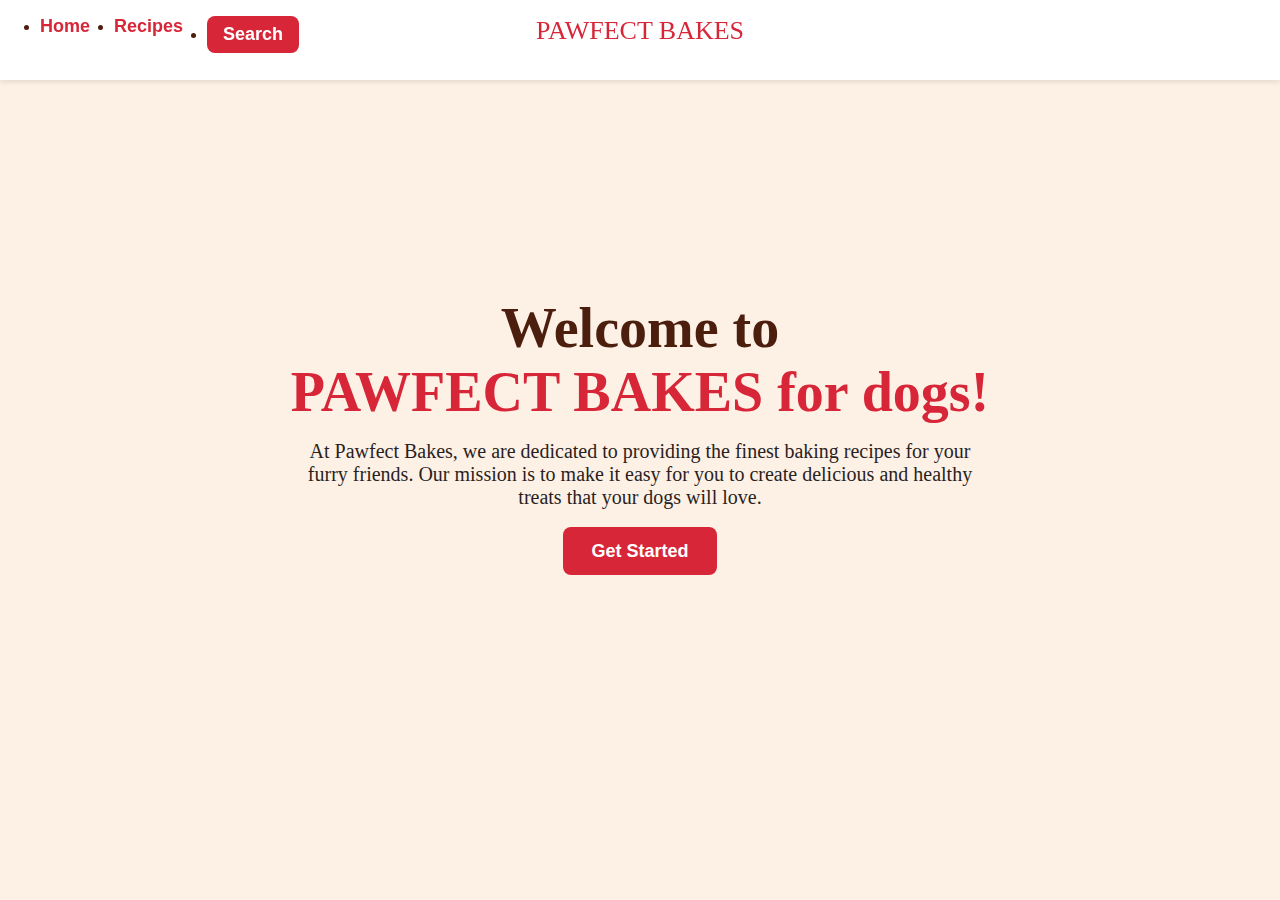
<file: index.html>
<!DOCTYPE html>
<html lang="en">
<head>
  <meta charset="UTF-8" />
  <meta name="viewport" content="width=device-width, initial-scale=1.0"/>
  <title>Pawfect Bakes - Home</title>
  <link rel="stylesheet" href="style.css" />
  <script defer src="script.js"></script>
</head>
<body>
  <!-- 헤더 -->
  <header>
    <nav>
      <div class="logo">PAWFECT BAKES</div>
      <ul class="nav-left">
        <li><a href="index.html">Home</a></li>
        <li><a href="recipes.html">Recipes</a></li>
        <li><button id="search-btn">Search</button></li>
      </ul>
    </nav>
  </header>

  <!-- 홈페이지 -->
  <main class="home-layout">
    <div class="home-content">
      <div class="home-text">
        <h1>Welcome to<br><span class="brand">PAWFECT BAKES for dogs!</span></h1>
        <p>At Pawfect Bakes, we are dedicated to providing the finest baking recipes for your furry friends. 
        Our mission is to make it easy for you to create delicious and healthy treats that your dogs will love.</p>
        <a href="recipes.html" class="btn-primary">Get Started</a>
      </div>
    </div>
  </main>

  <!-- 서치팝업 -->
  <div id="overlay"></div>
  <div id="search-popup">
    <h3>Search Recipes</h3>
    <input type="text" id="search-input" placeholder="Type to search..." />
    <button id="apply-search">Search</button>
  </div>
</body>
</html>
</file>
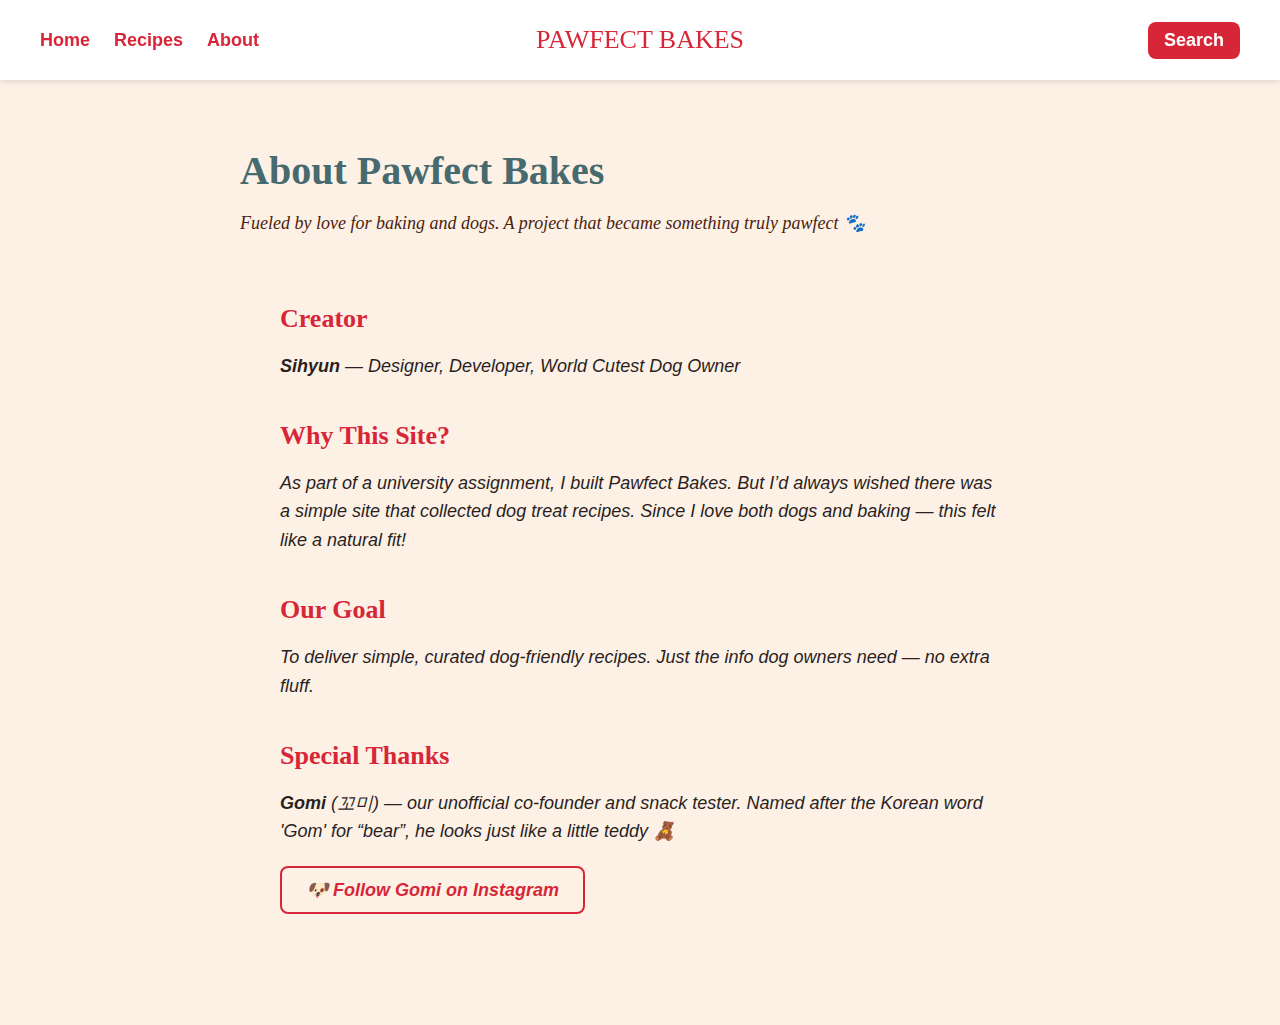
<file: about.html>
<!DOCTYPE html>
<html lang="en">
<head>
  <meta charset="UTF-8" />
  <meta name="viewport" content="width=device-width, initial-scale=1.0"/>
  <title>About Us - Pawfect Bakes</title>
  <link rel="stylesheet" href="style.css" />
</head>
<body>
<header>
  <nav class="header-container">
    <div class="nav-left">
      <a href="index.html">Home</a>
      <a href="recipes.html">Recipes</a>
      <a href="about.html">About</a>
    </div>
    <div class="logo">PAWFECT BAKES</div>
    <div class="nav-right">
      <button id="search-btn">Search</button>
    </div>
  </nav>
</header>

<main class="recipes-layout recipe-detail about-layout">
  <section class="recipes-header">
    <h1 class="section-main-title">About Pawfect Bakes</h1>
    <p class="recipe-sub">Fueled by love for baking and dogs. A project that became something truly pawfect 🐾</p>
  </section>

  <section class="recipe-content">
    <h2 class="section-title">Creator</h2>
    <p><strong>Sihyun</strong> — Designer, Developer, World Cutest Dog Owner</p>

    <h2 class="section-title">Why This Site?</h2>
    <p>
      As part of a university assignment, I built Pawfect Bakes.  
      But I’d always wished there was a simple site that collected dog treat recipes.  
      Since I love both dogs and baking — this felt like a natural fit!
    </p>

    <h2 class="section-title">Our Goal</h2>
    <p>
      To deliver simple, curated dog-friendly recipes.  
      Just the info dog owners need — no extra fluff.
    </p>

    <h2 class="section-title">Special Thanks</h2>
    <p>
      <strong>Gomi</strong> (꼬미) — our unofficial co-founder and snack tester.  
      Named after the Korean word 'Gom' for “bear”, he looks just like a little teddy 🧸
    </p>
    <p>
      <a href="https://www.instagram.com/my_little_puppy_4ever/" target="_blank" class="btn-outline">
        🐶 Follow Gomi on Instagram
      </a>
    </p>
  </section>
</main>

<!-- 🔍 Search 팝업 -->
<div id="overlay"></div>
<div id="search-popup">
  <h3>Search Recipes</h3>
  <input type="text" id="search-input" placeholder="Enter a recipe name..." />
  <button id="apply-search">Search</button>
</div>

<script src="script.js"></script>
</body>
</html>
</file>
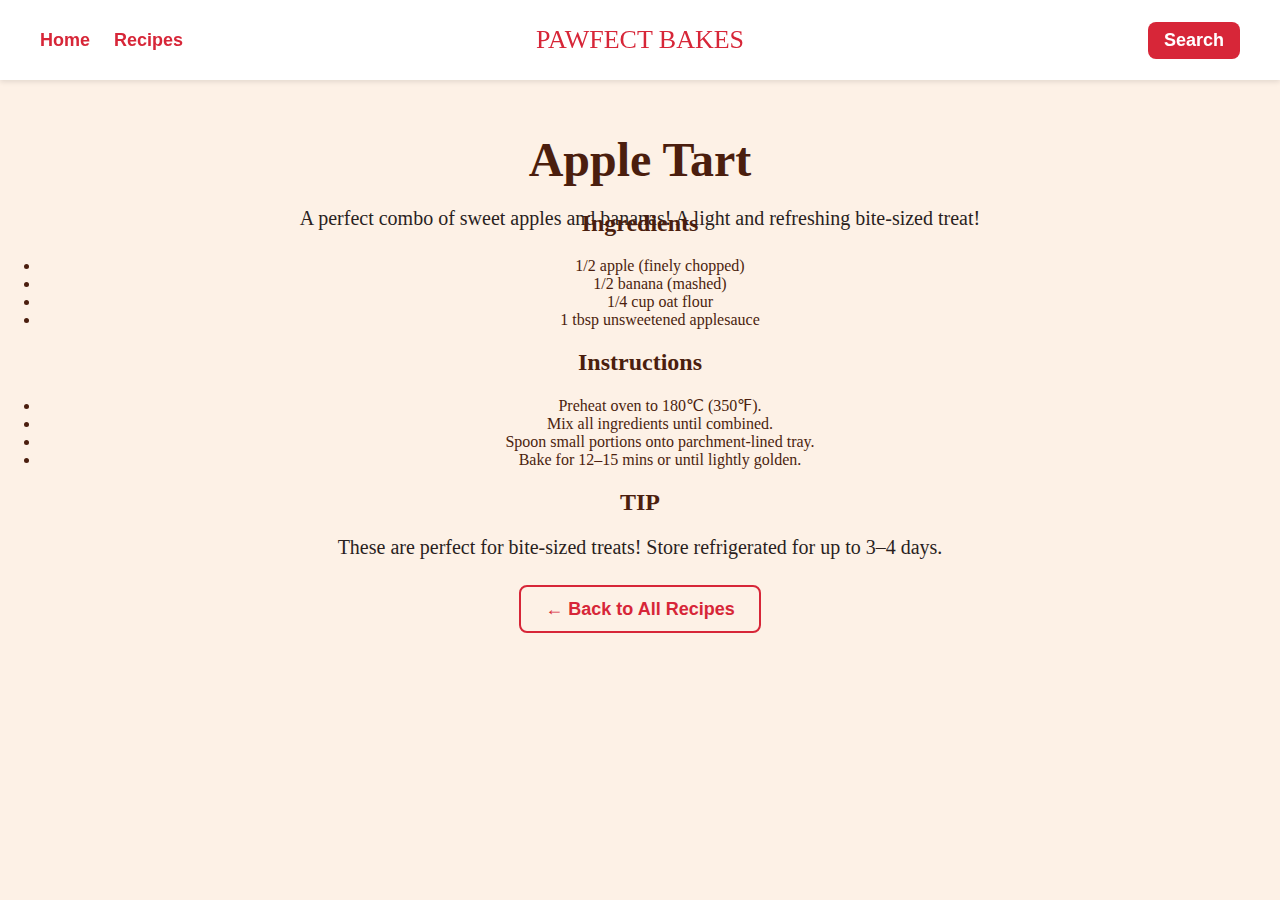
<file: apple_tart.html>
<!DOCTYPE html>
<html lang="en">
<head>
  <meta charset="UTF-8" />
  <meta name="viewport" content="width=device-width, initial-scale=1.0"/>
  <title>Apple Tart - Pawfect Bakes</title>
  <link rel="stylesheet" href="style.css" />
</head>
<body>
  <!-- 헤더 -->
 <header>
  <nav class="header-container">
    <div class="nav-left">
      <a href="index.html">Home</a>
      <a href="recipes.html">Recipes</a>
    </div>
    <div class="logo">PAWFECT BAKES</div>
    <div class="nav-right">
      <button id="search-btn">Search</button>
    </div>
  </nav>
</header>


  <main class="recipes-layout">
    <div class="recipes-header">
      <h1>Apple Tart</h1>
      <p>A perfect combo of sweet apples and bananas! A light and refreshing bite-sized treat!</p>
    </div>

    <section class="recipe-content">
      <div class="recipe-ingredients">
        <h2>Ingredients</h2>
        <ul>
          <li>1/2 apple (finely chopped)</li>
          <li>1/2 banana (mashed)</li>
          <li>1/4 cup oat flour</li>
          <li>1 tbsp unsweetened applesauce</li>
        </ul>
      </div>

      <div class="recipe-instructions">
        <h2>Instructions</h2>
        <ul>
          <li>Preheat oven to 180℃ (350℉).</li>
          <li>Mix all ingredients until combined.</li>
          <li>Spoon small portions onto parchment-lined tray.</li>
          <li>Bake for 12–15 mins or until lightly golden.</li>
        </ul>
      </div>

      <div class="recipe-tip">
        <h2>TIP</h2>
        <p>These are perfect for bite-sized treats! Store refrigerated for up to 3–4 days.</p>
      </div>

      <div style="text-align: center; margin: 40px 0;">
  <a href="recipes.html" class="btn-outline">← Back to All Recipes</a>
</div>
    </section>
  </main>
</body>
</html>
</file>
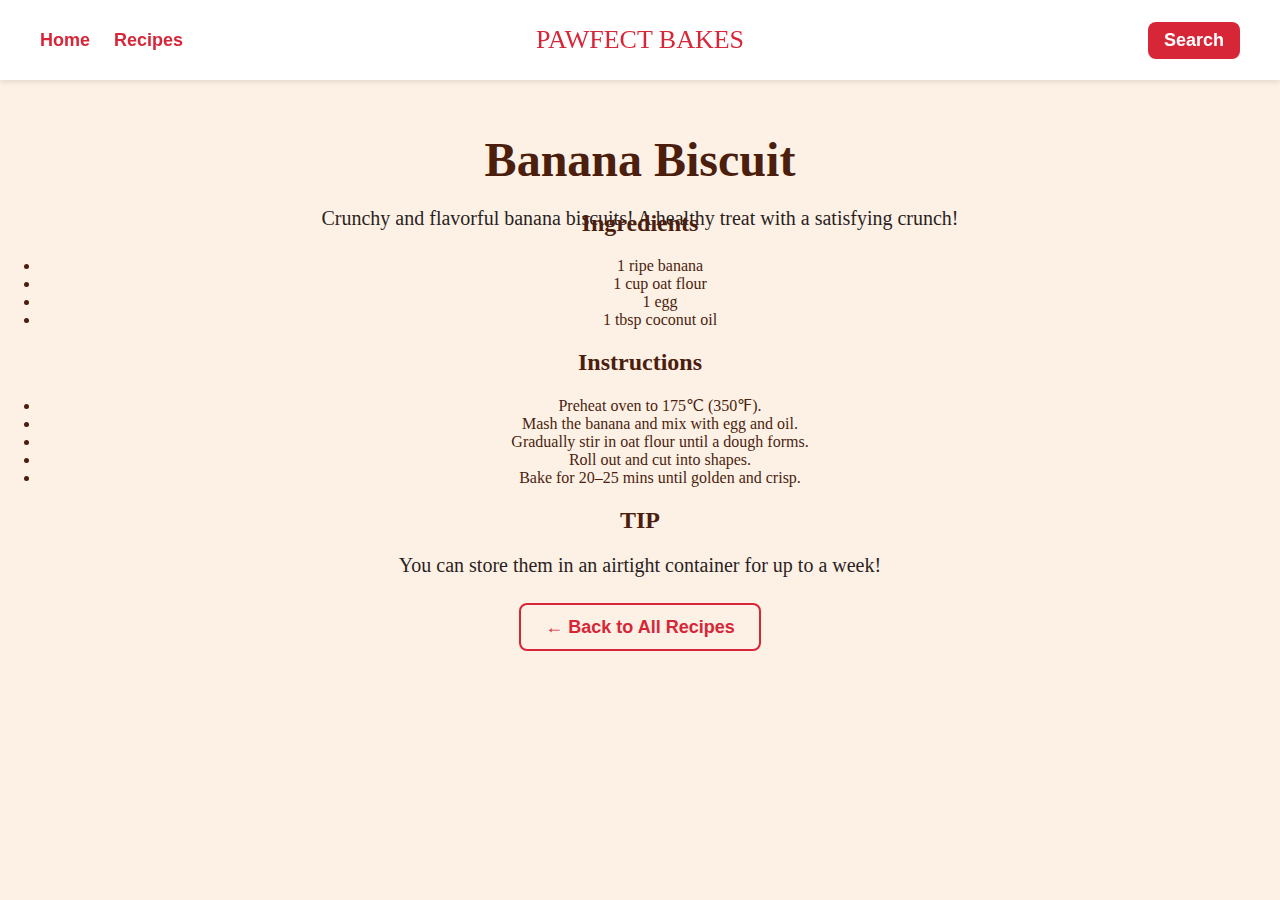
<file: banana_biscuit.html>
<!DOCTYPE html>
<html lang="en">
<head>
  <meta charset="UTF-8" />
  <meta name="viewport" content="width=device-width, initial-scale=1.0"/>
  <title>Banana Biscuit - Pawfect Bakes</title>
  <link rel="stylesheet" href="style.css" />
</head>
<body>
  <!-- 헤더 -->
 <header>
  <nav class="header-container">
    <div class="nav-left">
      <a href="index.html">Home</a>
      <a href="recipes.html">Recipes</a>
    </div>
    <div class="logo">PAWFECT BAKES</div>
    <div class="nav-right">
      <button id="search-btn">Search</button>
    </div>
  </nav>
</header>


  <main class="recipes-layout">
    <div class="recipes-header">
      <h1>Banana Biscuit</h1>
      <p>Crunchy and flavorful banana biscuits! A healthy treat with a satisfying crunch!</p>
    </div>

    <section class="recipe-content">
      <div class="recipe-ingredients">
        <h2>Ingredients</h2>
        <ul>
          <li>1 ripe banana</li>
          <li>1 cup oat flour</li>
          <li>1 egg</li>
          <li>1 tbsp coconut oil</li>
        </ul>
      </div>

      <div class="recipe-instructions">
        <h2>Instructions</h2>
        <ul>
          <li>Preheat oven to 175℃ (350℉).</li>
          <li>Mash the banana and mix with egg and oil.</li>
          <li>Gradually stir in oat flour until a dough forms.</li>
          <li>Roll out and cut into shapes.</li>
          <li>Bake for 20–25 mins until golden and crisp.</li>
        </ul>
      </div>

      <div class="recipe-tip">
        <h2>TIP</h2>
        <p>You can store them in an airtight container for up to a week!</p>
      </div>

      <div style="text-align: center; margin: 40px 0;">
  <a href="recipes.html" class="btn-outline">← Back to All Recipes</a>
</div>
    </section>
  </main>
</body>
</html>
</file>
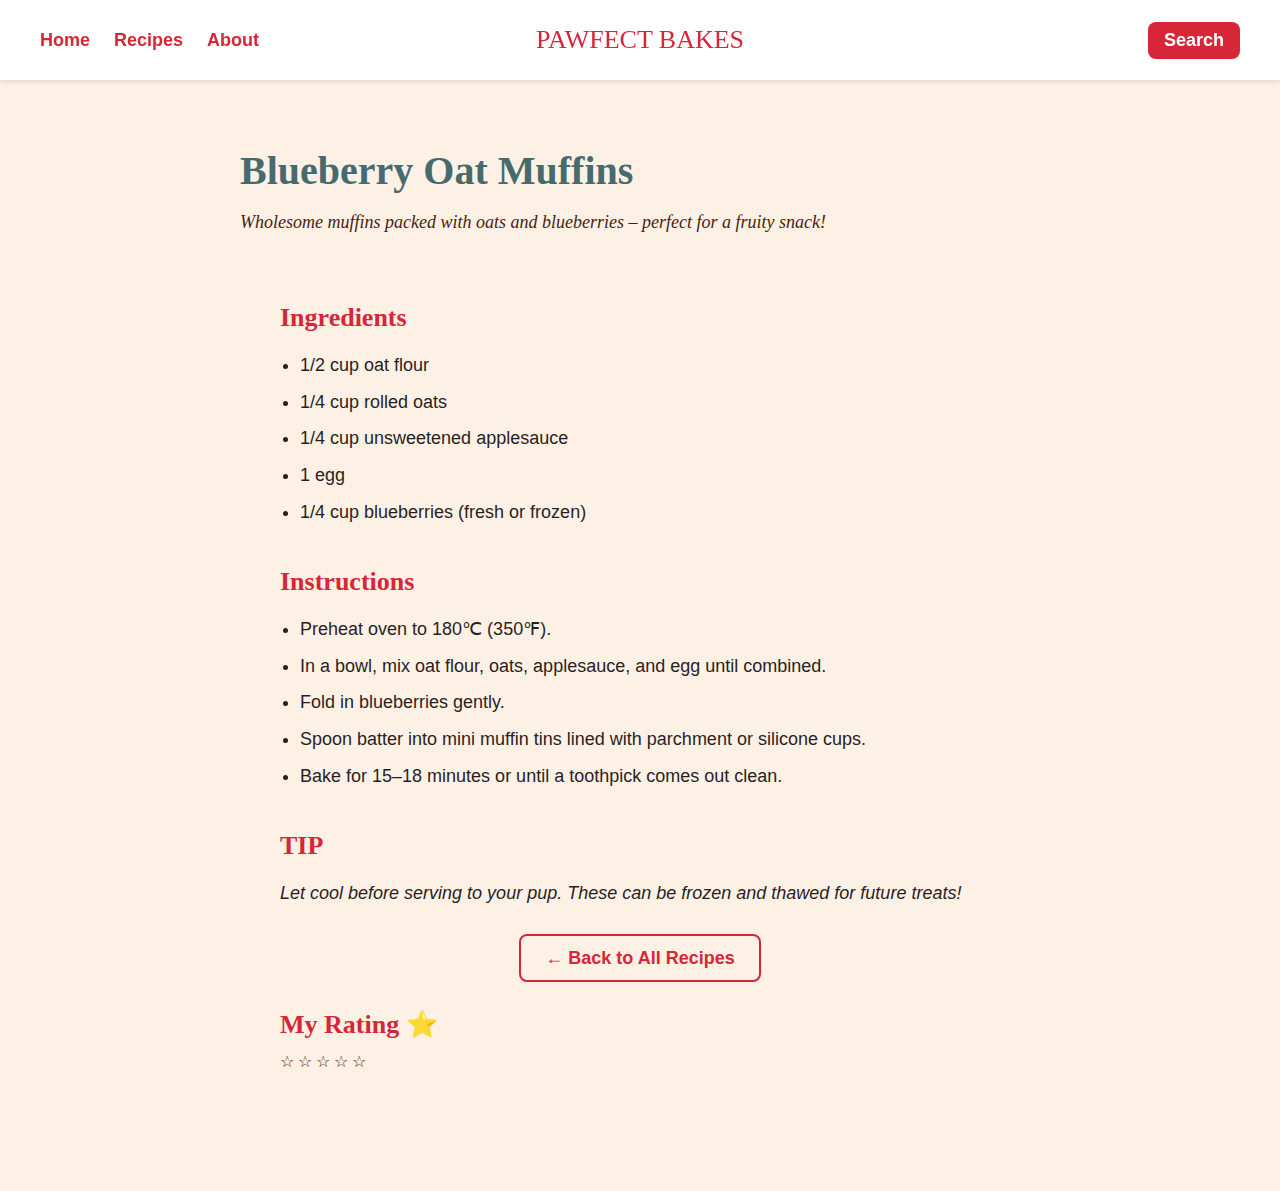
<file: blueberry_oat_muffin.html>
<!DOCTYPE html>
<html lang="en">
<head>
  <meta charset="UTF-8" />
  <meta name="viewport" content="width=device-width, initial-scale=1.0"/>
  <title>Blueberry Oat Muffins - Pawfect Bakes</title>
  <link rel="stylesheet" href="style.css" />
</head>
<body>
  <!-- 헤더 -->
<header>
  <nav class="header-container">
    <div class="nav-left">
      <a href="index.html">Home</a>
      <a href="recipes.html">Recipes</a>
      <a href="about.html">About</a> <!-- ✅ 추가 -->
    </div>
    <div class="logo">PAWFECT BAKES</div>
    <div class="nav-right">
      <button id="search-btn">Search</button>
    </div>
  </nav>
</header>


  <main class="recipes-layout recipe-detail bg-blueberry_oat_muffin">
    <div class="recipes-header">
      <h1>Blueberry Oat Muffins</h1>
      <p>Wholesome muffins packed with oats and blueberries – perfect for a fruity snack!</p>
    </div>

    <section class="recipe-content">
      <div class="recipe-ingredients">
        <h2>Ingredients</h2>
        <ul>
          <li>1/2 cup oat flour</li>
          <li>1/4 cup rolled oats</li>
          <li>1/4 cup unsweetened applesauce</li>
          <li>1 egg</li>
          <li>1/4 cup blueberries (fresh or frozen)</li>
        </ul>
      </div>

      <div class="recipe-instructions">
        <h2>Instructions</h2>
        <ul>
          <li>Preheat oven to 180℃ (350℉).</li>
          <li>In a bowl, mix oat flour, oats, applesauce, and egg until combined.</li>
          <li>Fold in blueberries gently.</li>
          <li>Spoon batter into mini muffin tins lined with parchment or silicone cups.</li>
          <li>Bake for 15–18 minutes or until a toothpick comes out clean.</li>
        </ul>
      </div>

      <div class="recipe-tip">
        <h2>TIP</h2>
        <p>Let cool before serving to your pup. These can be frozen and thawed for future treats!</p>
      </div>

      <div style="text-align: center; margin: 40px 0;">
        <a href="recipes.html" class="btn-outline">← Back to All Recipes</a>
      </div>

<section class="rating-section">
  <h2>My Rating ⭐</h2>
  <div class="stars" id="star-rating">
    <span data-value="1">☆</span>
    <span data-value="2">☆</span>
    <span data-value="3">☆</span>
    <span data-value="4">☆</span>
    <span data-value="5">☆</span>
  </div>
  <p id="rating-output" style="margin-top: 10px;"></p>
</section>


  </main>
  <script src="script.js"></script>

</body>
</html>
</file>
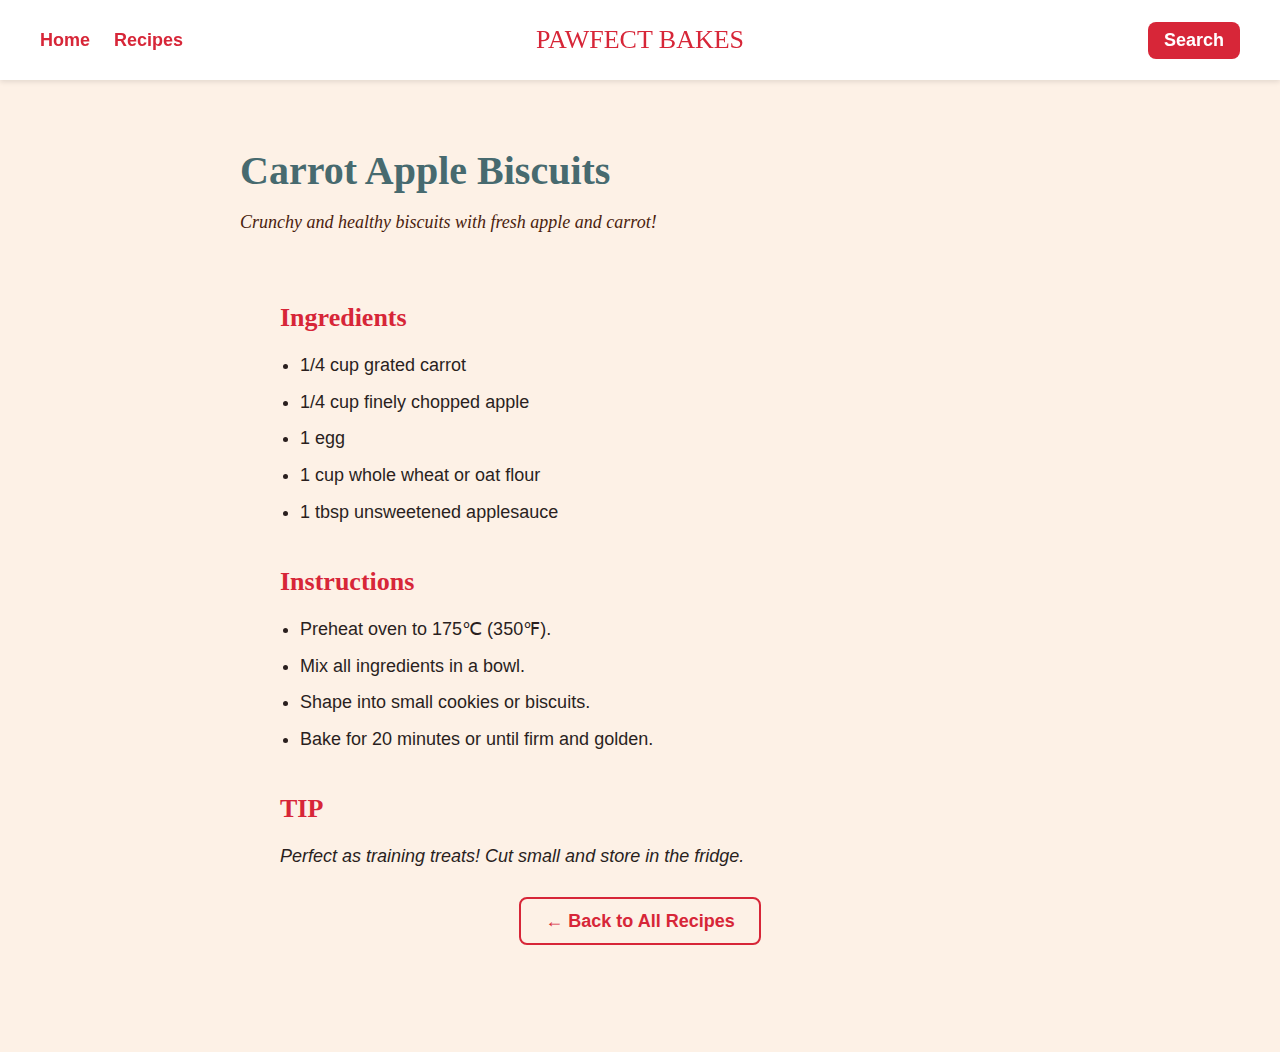
<file: carrot_apple_biscuits.html>
<!DOCTYPE html>
<html lang="en">
<head>
  <meta charset="UTF-8" />
  <meta name="viewport" content="width=device-width, initial-scale=1.0"/>
  <title>Carrot Apple Biscuit - Pawfect Bakes</title>
  <link rel="stylesheet" href="style.css" />
</head>
<body>
  <!-- 헤더 -->
 <header>
  <nav class="header-container">
    <div class="nav-left">
      <a href="index.html">Home</a>
      <a href="recipes.html">Recipes</a>
    </div>
    <div class="logo">PAWFECT BAKES</div>
    <div class="nav-right">
      <button id="search-btn">Search</button>
    </div>
  </nav>
</header>


  <main class="recipes-layout recipe-detail">
    <div class="recipes-header">
      <h1>Carrot Apple Biscuits</h1>
      <p>Crunchy and healthy biscuits with fresh apple and carrot!</p>
    </div>

    <section class="recipe-content">
      <div class="recipe-ingredients">
        <h2>Ingredients</h2>
        <ul>
          <li>1/4 cup grated carrot</li>
          <li>1/4 cup finely chopped apple</li>
          <li>1 egg</li>
          <li>1 cup whole wheat or oat flour</li>
          <li>1 tbsp unsweetened applesauce</li>
        </ul>
      </div>

      <div class="recipe-instructions">
        <h2>Instructions</h2>
        <ul>
          <li>Preheat oven to 175℃ (350℉).</li>
          <li>Mix all ingredients in a bowl.</li>
          <li>Shape into small cookies or biscuits.</li>
          <li>Bake for 20 minutes or until firm and golden.</li>
        </ul>
      </div>

      <div class="recipe-tip">
        <h2>TIP</h2>
        <p>Perfect as training treats! Cut small and store in the fridge.</p>
      </div>
      <div style="text-align: center; margin: 40px 0;">
  <a href="recipes.html" class="btn-outline">← Back to All Recipes</a>
</div>

    </section>
  </main>
</body>
</html>
</file>
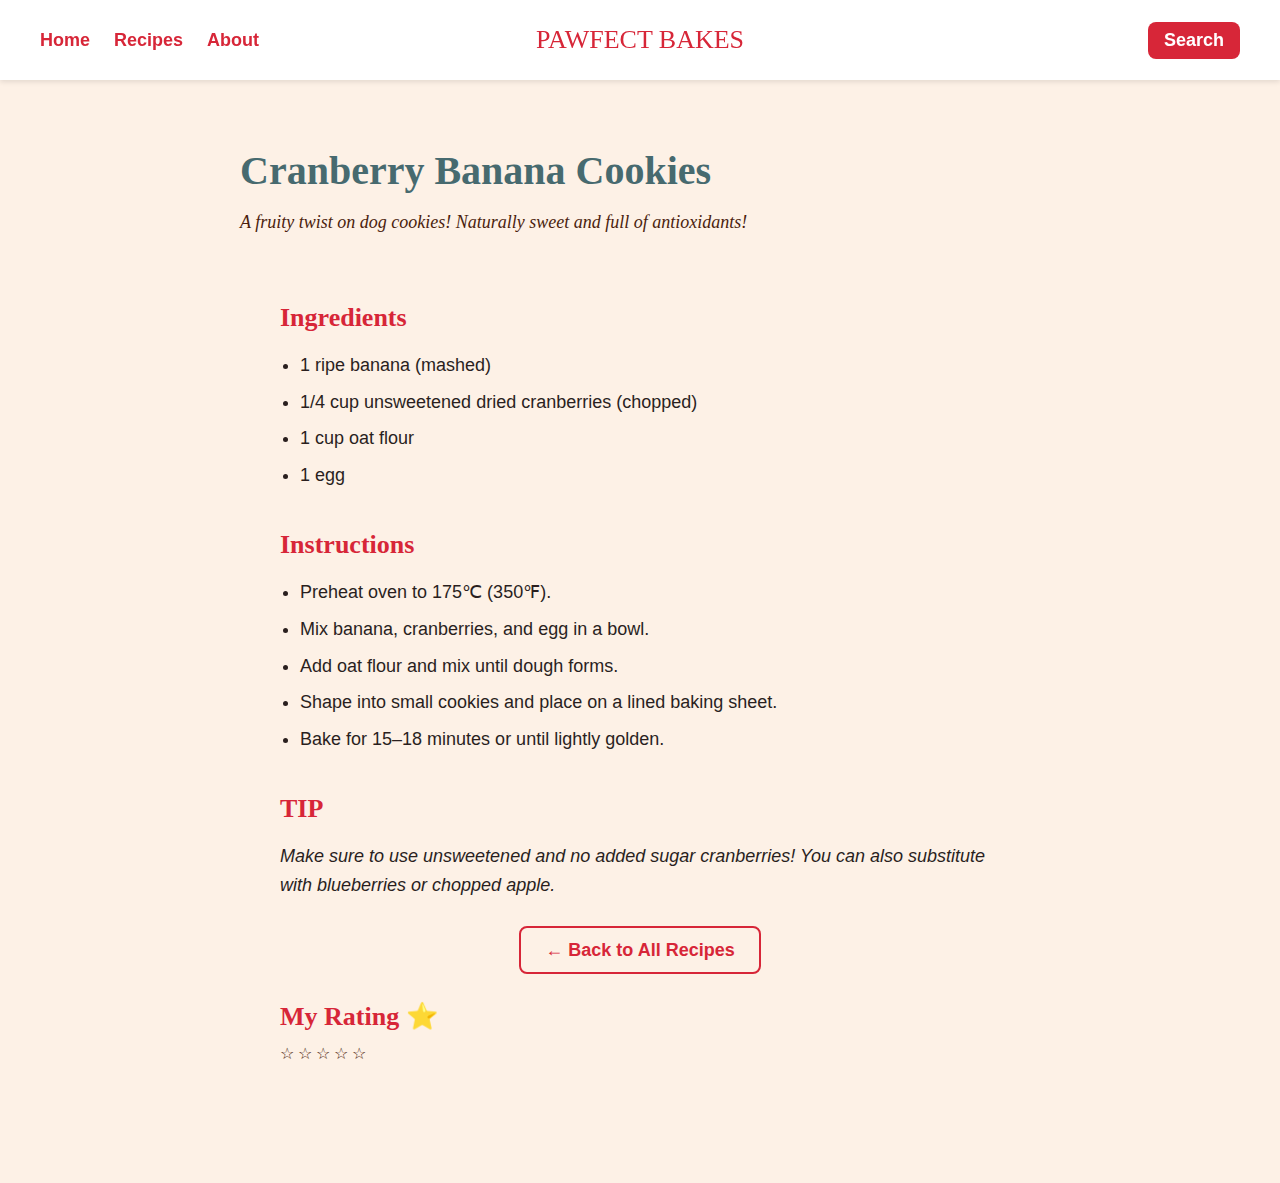
<file: cranberry_banana_cookie.html>
<!DOCTYPE html>
<html lang="en">
<head>
  <meta charset="UTF-8" />
  <meta name="viewport" content="width=device-width, initial-scale=1.0"/>
  <title>Cranberry Banana Cookies - Pawfect Bakes</title>
  <link rel="stylesheet" href="style.css" />
</head>
<body>
  <!-- 헤더 -->
<header>
  <nav class="header-container">
    <div class="nav-left">
      <a href="index.html">Home</a>
      <a href="recipes.html">Recipes</a>
      <a href="about.html">About</a> <!-- ✅ 추가 -->
    </div>
    <div class="logo">PAWFECT BAKES</div>
    <div class="nav-right">
      <button id="search-btn">Search</button>
    </div>
  </nav>
</header>


  <main class="recipes-layout recipe-detail bg-cranberry_banana_cookie">
    <div class="recipes-header">
      <h1>Cranberry Banana Cookies</h1>
      <p>A fruity twist on dog cookies! Naturally sweet and full of antioxidants!</p>
    </div>

    <section class="recipe-content">
      <div class="recipe-ingredients">
        <h2>Ingredients</h2>
        <ul>
          <li>1 ripe banana (mashed)</li>
          <li>1/4 cup unsweetened dried cranberries (chopped)</li>
          <li>1 cup oat flour</li>
          <li>1 egg</li>
        </ul>
      </div>

      <div class="recipe-instructions">
        <h2>Instructions</h2>
        <ul>
          <li>Preheat oven to 175℃ (350℉).</li>
          <li>Mix banana, cranberries, and egg in a bowl.</li>
          <li>Add oat flour and mix until dough forms.</li>
          <li>Shape into small cookies and place on a lined baking sheet.</li>
          <li>Bake for 15–18 minutes or until lightly golden.</li>
        </ul>
      </div>

      <div class="recipe-tip">
        <h2>TIP</h2>
        <p>Make sure to use unsweetened and no added sugar cranberries! You can also substitute with blueberries or chopped apple.</p>
      </div>

      <div style="text-align: center; margin: 40px 0;">
        <a href="recipes.html" class="btn-outline">← Back to All Recipes</a>
      </div>

<section class="rating-section">
  <h2>My Rating ⭐</h2>
  <div class="stars" id="star-rating">
    <span data-value="1">☆</span>
    <span data-value="2">☆</span>
    <span data-value="3">☆</span>
    <span data-value="4">☆</span>
    <span data-value="5">☆</span>
  </div>
  <p id="rating-output" style="margin-top: 10px;"></p>
</section>


  </main>
  <script src="script.js"></script>

</body>
</html>
</file>
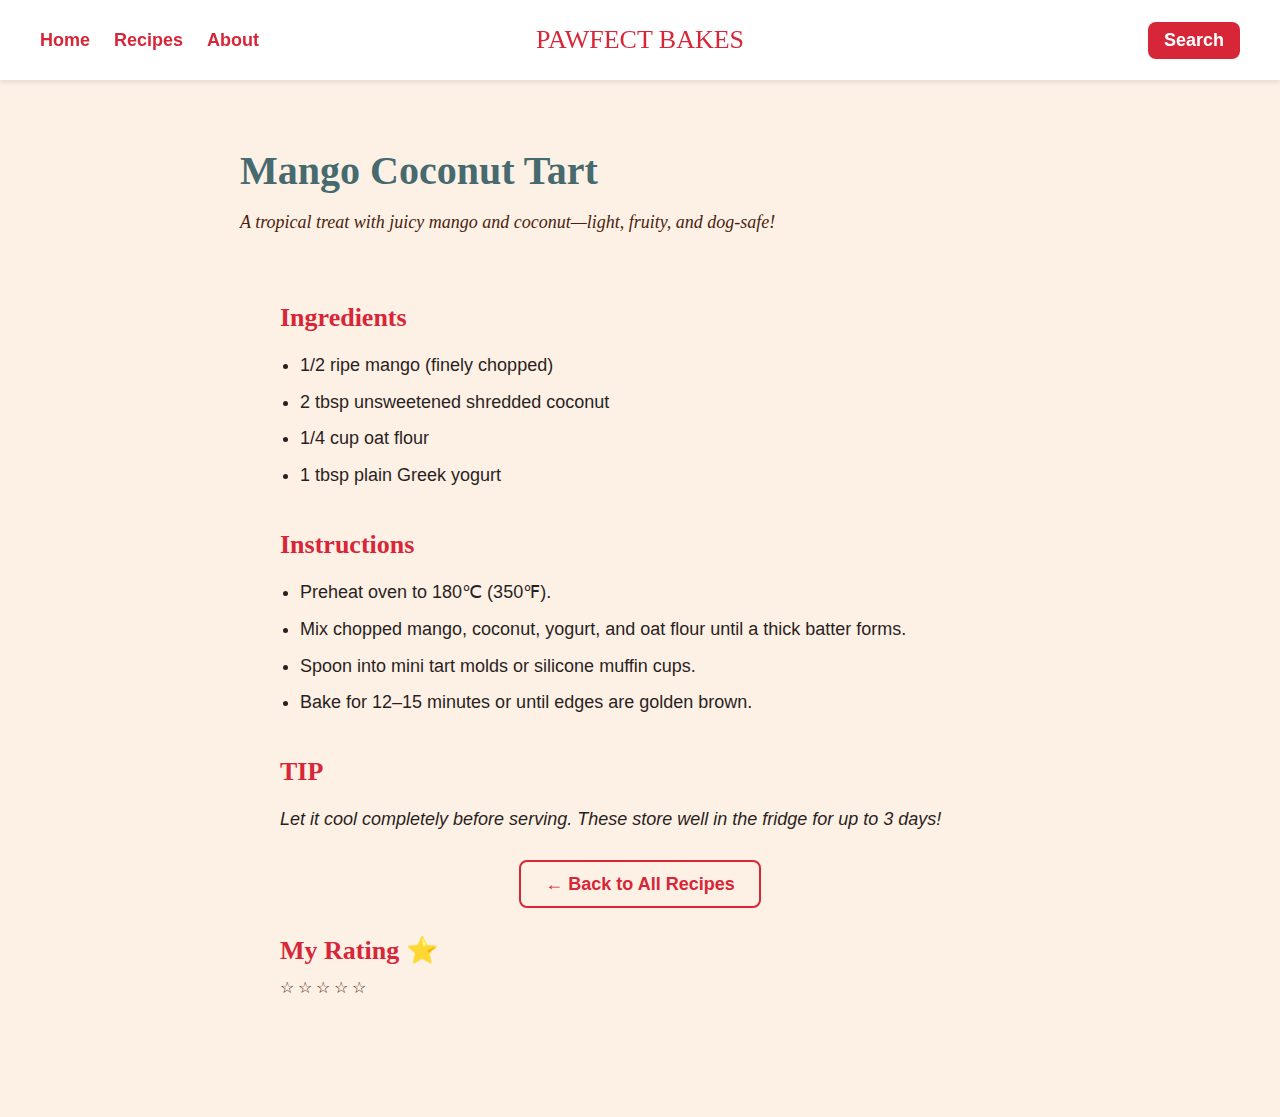
<file: mango_coconut_tart.html>
<!DOCTYPE html>
<html lang="en">
<head>
  <meta charset="UTF-8" />
  <meta name="viewport" content="width=device-width, initial-scale=1.0"/>
  <title>Mango Coconut Tart - Pawfect Bakes</title>
  <link rel="stylesheet" href="style.css" />
</head>
<body>
  <!-- 헤더 -->
<header>
  <nav class="header-container">
    <div class="nav-left">
      <a href="index.html">Home</a>
      <a href="recipes.html">Recipes</a>
      <a href="about.html">About</a> <!-- ✅ 추가 -->
    </div>
    <div class="logo">PAWFECT BAKES</div>
    <div class="nav-right">
      <button id="search-btn">Search</button>
    </div>
  </nav>
</header>


  <main class="recipes-layout recipe-detail bg-mango_coconut_tart">
    <div class="recipes-header">
      <h1>Mango Coconut Tart</h1>
      <p>A tropical treat with juicy mango and coconut—light, fruity, and dog-safe!</p>
    </div>

    <section class="recipe-content">
      <div class="recipe-ingredients">
        <h2>Ingredients</h2>
        <ul>
          <li>1/2 ripe mango (finely chopped)</li>
          <li>2 tbsp unsweetened shredded coconut</li>
          <li>1/4 cup oat flour</li>
          <li>1 tbsp plain Greek yogurt</li>
        </ul>
      </div>

      <div class="recipe-instructions">
        <h2>Instructions</h2>
        <ul>
          <li>Preheat oven to 180℃ (350℉).</li>
          <li>Mix chopped mango, coconut, yogurt, and oat flour until a thick batter forms.</li>
          <li>Spoon into mini tart molds or silicone muffin cups.</li>
          <li>Bake for 12–15 minutes or until edges are golden brown.</li>
        </ul>
      </div>

      <div class="recipe-tip">
        <h2>TIP</h2>
        <p>Let it cool completely before serving. These store well in the fridge for up to 3 days!</p>
      </div>

      <div style="text-align: center; margin: 40px 0;">
        <a href="recipes.html" class="btn-outline">← Back to All Recipes</a>
      </div>

<section class="rating-section">
  <h2>My Rating ⭐</h2>
  <div class="stars" id="star-rating">
    <span data-value="1">☆</span>
    <span data-value="2">☆</span>
    <span data-value="3">☆</span>
    <span data-value="4">☆</span>
    <span data-value="5">☆</span>
  </div>
  <p id="rating-output" style="margin-top: 10px;"></p>
</section>


  </main>
  <script src="script.js"></script>

</body>
</html>
</file>
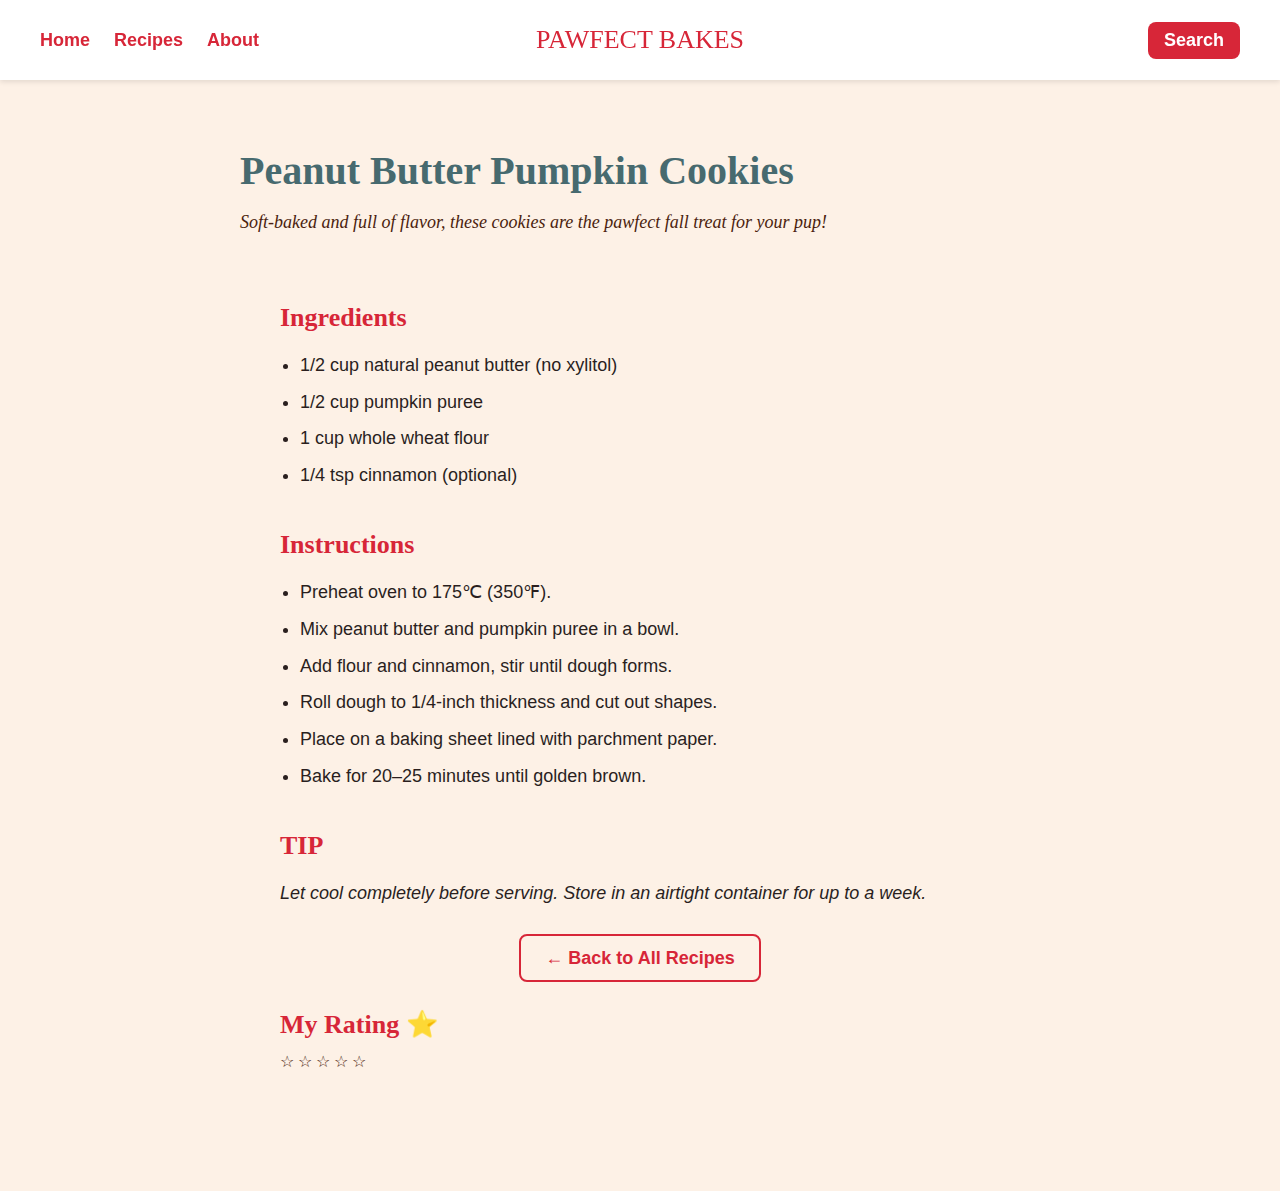
<file: peanut_pumpkin_cookie.html>
<!DOCTYPE html>
<html lang="en">
<head>
  <meta charset="UTF-8" />
  <meta name="viewport" content="width=device-width, initial-scale=1.0"/>
  <title>Peanut Butter Pumpkin Cookies - Pawfect Bakes</title>
  <link rel="stylesheet" href="style.css" />
</head>
<body>
  <!-- 헤더 -->
<header>
  <nav class="header-container">
    <div class="nav-left">
      <a href="index.html">Home</a>
      <a href="recipes.html">Recipes</a>
      <a href="about.html">About</a> <!-- ✅ 추가 -->
    </div>
    <div class="logo">PAWFECT BAKES</div>
    <div class="nav-right">
      <button id="search-btn">Search</button>
    </div>
  </nav>
</header>


  <main class="recipes-layout recipe-detail bg-peanut_pumpkin_cookie">
    <div class="recipes-header">
      <h1>Peanut Butter Pumpkin Cookies</h1>
      <p>Soft-baked and full of flavor, these cookies are the pawfect fall treat for your pup!</p>
    </div>

    <section class="recipe-content">
      <div class="recipe-ingredients">
        <h2>Ingredients</h2>
        <ul>
          <li>1/2 cup natural peanut butter (no xylitol)</li>
          <li>1/2 cup pumpkin puree</li>
          <li>1 cup whole wheat flour</li>
          <li>1/4 tsp cinnamon (optional)</li>
        </ul>
      </div>

      <div class="recipe-instructions">
        <h2>Instructions</h2>
        <ul>
          <li>Preheat oven to 175℃ (350℉).</li>
          <li>Mix peanut butter and pumpkin puree in a bowl.</li>
          <li>Add flour and cinnamon, stir until dough forms.</li>
          <li>Roll dough to 1/4-inch thickness and cut out shapes.</li>
          <li>Place on a baking sheet lined with parchment paper.</li>
          <li>Bake for 20–25 minutes until golden brown.</li>
        </ul>
      </div>

      <div class="recipe-tip">
        <h2>TIP</h2>
        <p>Let cool completely before serving. Store in an airtight container for up to a week.</p>
      </div>

      <div style="text-align: center; margin: 40px 0;">
        <a href="recipes.html" class="btn-outline">← Back to All Recipes</a>
      </div>

<section class="rating-section">
  <h2>My Rating ⭐</h2>
  <div class="stars" id="star-rating">
    <span data-value="1">☆</span>
    <span data-value="2">☆</span>
    <span data-value="3">☆</span>
    <span data-value="4">☆</span>
    <span data-value="5">☆</span>
  </div>
  <p id="rating-output" style="margin-top: 10px;"></p>
</section>


  </main>
  <script src="script.js"></script>

</body>
</html>
</file>
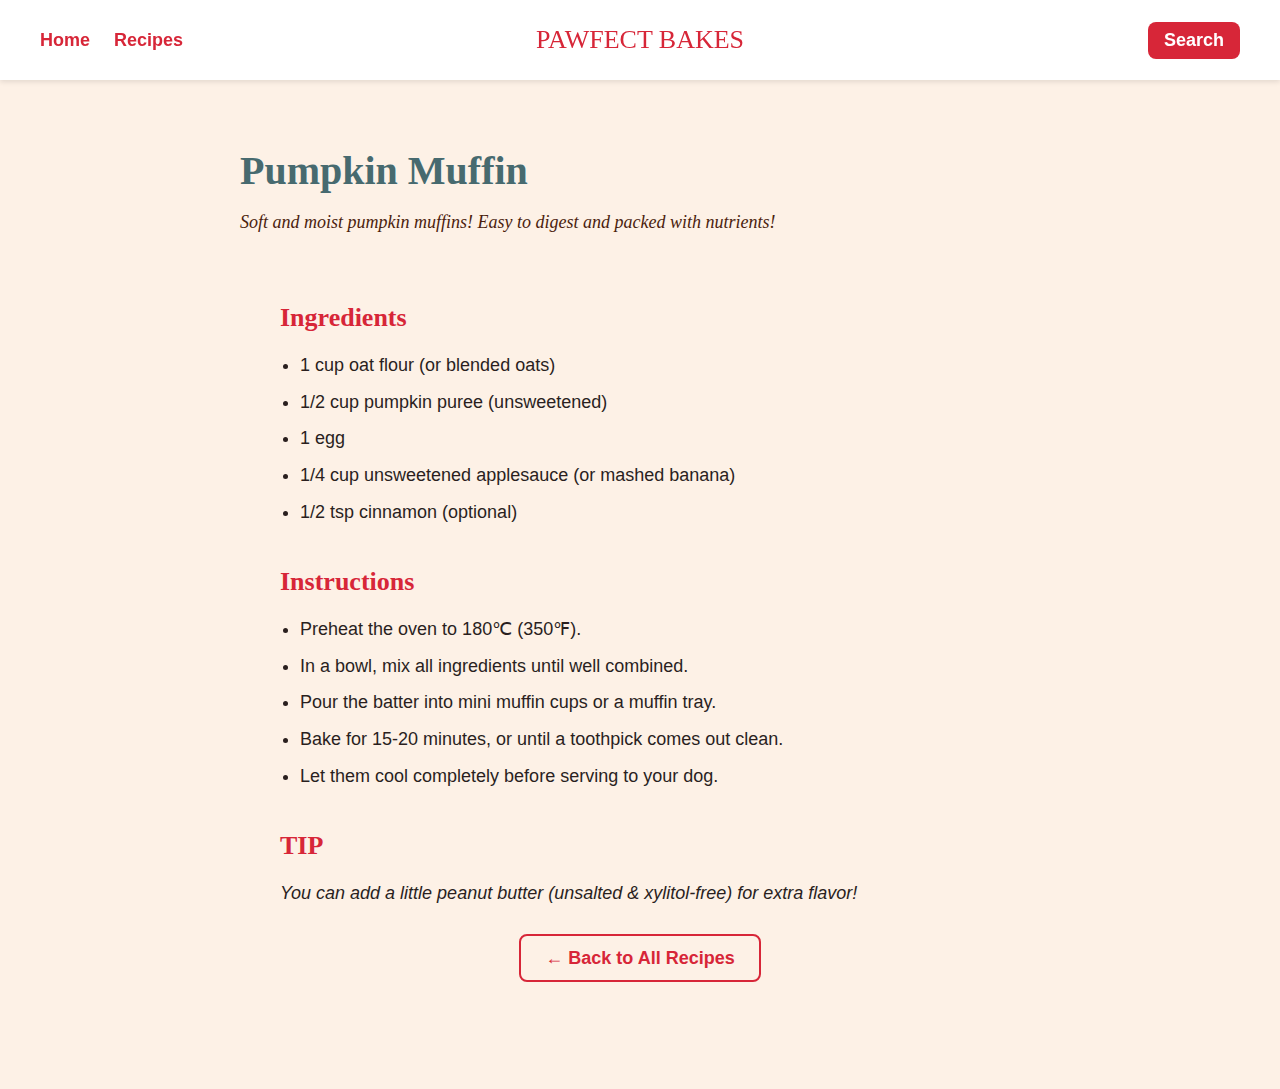
<file: pumpkin_muffin.html>
<!DOCTYPE html>
<html lang="en">
<head>
  <meta charset="UTF-8" />
  <meta name="viewport" content="width=device-width, initial-scale=1.0"/>
  <title>Pumkin Muffin - Pawfect Bakes</title>
  <link rel="stylesheet" href="style.css">
</head>
<body>
  <!-- 헤더 -->
<header>
  <nav class="header-container">
    <div class="nav-left">
      <a href="index.html">Home</a>
      <a href="recipes.html">Recipes</a>
    </div>
    <div class="logo">PAWFECT BAKES</div>
    <div class="nav-right">
      <button id="search-btn">Search</button>
    </div>
  </nav>
</header>


  <main class="recipes-layout recipe-detail">
    <div class="recipes-header">
      <h1>Pumpkin Muffin</h1>
      <p>Soft and moist pumpkin muffins! Easy to digest and packed with nutrients!</p>
    </div>

    <section class="recipe-content">
      <div class="recipe-ingredients">
        <h2>Ingredients</h2>
        <ul>
          <li>1 cup oat flour (or blended oats)</li>
          <li>1/2 cup pumpkin puree (unsweetened)</li>
          <li>1 egg</li>
          <li>1/4 cup unsweetened applesauce (or mashed banana)</li>
          <li>1/2 tsp cinnamon (optional)</li>
        </ul>
      </div>

      <div class="recipe-instructions">
        <h2>Instructions</h2>
        <ul>
          <li>Preheat the oven to 180℃ (350℉).</li>
          <li>In a bowl, mix all ingredients until well combined.</li>
          <li>Pour the batter into mini muffin cups or a muffin tray.</li>
          <li>Bake for 15-20 minutes, or until a toothpick comes out clean.</li>
          <li>Let them cool completely before serving to your dog.</li>
        </ul>
      </div>

      <div class="recipe-tip">
        <h2>TIP</h2>
        <p>You can add a little peanut butter (unsalted & xylitol-free) for extra flavor!</p>
      </div>

      <div style="text-align: center; margin: 40px 0;">
  <a href="recipes.html" class="btn-outline">← Back to All Recipes</a>
</div>
    </section>
  </main>
</body>
</html>
</file>
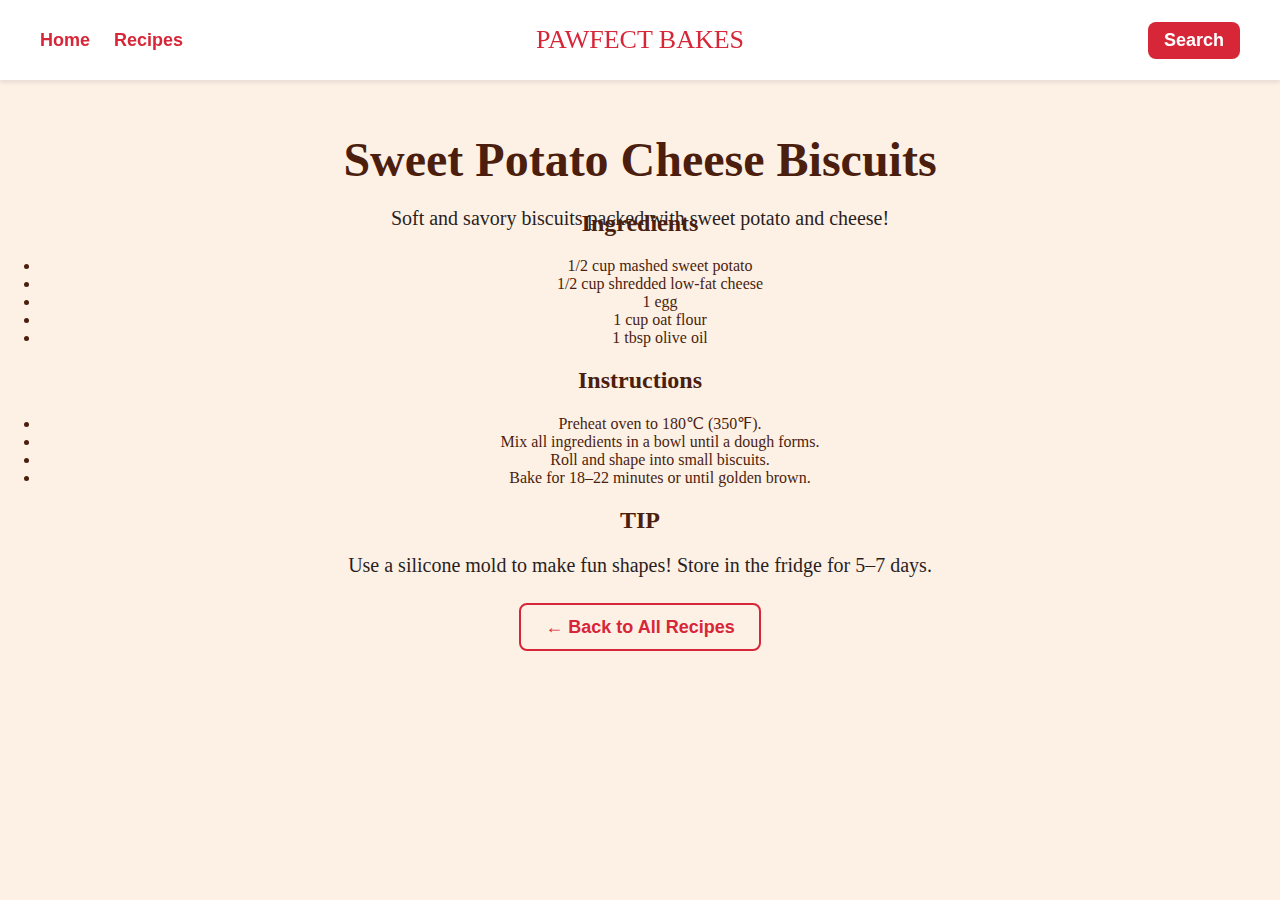
<file: sweet_potato_cheese.html>
<!DOCTYPE html>
<html lang="en">
<head>
  <meta charset="UTF-8" />
  <meta name="viewport" content="width=device-width, initial-scale=1.0"/>
  <title>Sweet Potato Cheese Biscuit - Pawfect Bakes</title>
  <link rel="stylesheet" href="style.css" />
</head>
<body>
  <!-- 헤더 -->
<header>
  <nav class="header-container">
    <div class="nav-left">
      <a href="index.html">Home</a>
      <a href="recipes.html">Recipes</a>
    </div>
    <div class="logo">PAWFECT BAKES</div>
    <div class="nav-right">
      <button id="search-btn">Search</button>
    </div>
  </nav>
</header>


  <main class="recipes-layout">
    <div class="recipes-header">
      <h1>Sweet Potato Cheese Biscuits</h1>
      <p>Soft and savory biscuits packed with sweet potato and cheese!</p>
    </div>

    <section class="recipe-content">
      <div class="recipe-ingredients">
        <h2>Ingredients</h2>
        <ul>
          <li>1/2 cup mashed sweet potato</li>
          <li>1/2 cup shredded low-fat cheese</li>
          <li>1 egg</li>
          <li>1 cup oat flour</li>
          <li>1 tbsp olive oil</li>
        </ul>
      </div>

      <div class="recipe-instructions">
        <h2>Instructions</h2>
        <ul>
          <li>Preheat oven to 180℃ (350℉).</li>
          <li>Mix all ingredients in a bowl until a dough forms.</li>
          <li>Roll and shape into small biscuits.</li>
          <li>Bake for 18–22 minutes or until golden brown.</li>
        </ul>
      </div>

      <div class="recipe-tip">
        <h2>TIP</h2>
        <p>Use a silicone mold to make fun shapes! Store in the fridge for 5–7 days.</p>
      </div>

      <div style="text-align: center; margin: 40px 0;">
  <a href="recipes.html" class="btn-outline">← Back to All Recipes</a>
</div>
    </section>
  </main>
</body>
</html>
</file>
<file: style.css>
html {
  overflow-y: scroll;
}

/* === 기본 스타일 === */
body {
  margin: 0;
  padding: 0;
  background-color: #FDF1E6;
  color: #4B1E0E;
  font-family: 'Merriweather', serif;
}

/* === 헤더 스타일 === */
header {
  position: fixed;
  top: 0;
  width: 100%;
  height: 80px;
  background-color: #FFFFFF;
  box-shadow: 0 2px 5px rgba(0, 0, 0, 0.1);
  z-index: 100;
}

.header-container {
  display: flex;
  justify-content: space-between;
  align-items: center;
  height: 100%;
  padding: 0 40px;
  position: relative;
}

/* 로고 중앙 정렬 */
.logo {
  font-family: 'Pacifico', cursive;
  font-size: 26px;
  color: #D72638;
  position: absolute;
  left: 50%;
  transform: translateX(-50%);
}

/* 왼쪽 메뉴 (Home, Recipes) */
.nav-left {
  display: flex;
  gap: 24px;
}

.nav-left a {
  font-family: 'Nunito', sans-serif;
  font-size: 18px;
  font-weight: bold;
  color: #D72638;
  text-decoration: none;
}

/* 오른쪽 Search 버튼 */
#search-btn {
  font-family: 'Nunito', sans-serif;
  font-size: 18px;
  font-weight: bold;
  background-color: #D72638;
  color: #FFFFFF;
  padding: 8px 16px;
  border-radius: 8px;
  cursor: pointer;
  border: none;
}

/* === 메인 (홈) === */
.home-layout {
  display: flex;
  align-items: center;
  justify-content: center;
  min-height: 100vh;
  padding: 120px 20px 40px;
  text-align: center;
  position: relative;
}

.home-text h1 {
  font-family: 'Playfair Display', serif;
  font-size: 56px;
  font-weight: bold;
  margin-bottom: 16px;
}

.home-text .brand {
  color: #D72638;
}

.home-text p {
  font-size: 20px;
  color: #2A1F1E;
  max-width: 700px;
  margin: 0 auto 32px;
}

/* === 버튼 스타일 === */
.btn-primary {
  background-color: #D72638;
  color: white;
  padding: 14px 28px;
  font-size: 18px;
  font-family: 'Nunito', sans-serif;
  font-weight: bold;
  text-decoration: none;
  border-radius: 8px;
  transition: background 0.2s ease-in-out;
}

.btn-primary:hover {
  background-color: #B71E2B;
}

/* 아웃라인 버튼 */
.btn-outline {
  background-color: transparent;
  color: #D72638;
  border: 2px solid #D72638;
  padding: 12px 24px;
  font-size: 18px;
  font-family: 'Nunito', sans-serif;
  font-weight: bold;
  text-decoration: none;
  border-radius: 8px;
  transition: 0.2s;
}

.btn-outline:hover {
  background-color: #D72638;
  color: white;
}

/* === 팝업 및 오버레이 === */
#overlay, #search-popup {
  position: fixed;
  display: none;
  z-index: 200;
}

#overlay {
  top: 0;
  left: 0;
  width: 100%;
  height: 100%;
  background: rgba(0,0,0,0.4);
}

#search-popup {
  top: 50%;
  left: 50%;
  transform: translate(-50%, -50%);
  background: #FFFFFF;
  padding: 32px;
  border-radius: 16px;
  box-shadow: 0 8px 24px rgba(0, 0, 0, 0.2);
  width: 100%;
  max-width: 400px;
  text-align: center;
}

#search-popup h3 {
  font-family: 'Playfair Display', serif;
  font-size: 24px;
  color: #4B1E0E;
  margin-bottom: 20px;
}

#search-input {
  width: 100%;
  padding: 10px;
  font-size: 16px;
  font-family: 'Nunito', sans-serif;
  border: 1px solid #ddd;
  border-radius: 8px;
  margin-bottom: 20px;
  box-sizing: border-box;
}

#apply-search {
  background-color: #D72638;
  color: white;
  font-family: 'Nunito', sans-serif;
  font-size: 16px;
  font-weight: bold;
  border: none;
  padding: 10px 20px;
  border-radius: 8px;
  cursor: pointer;
}

#apply-search:hover {
  background-color: #B71E2B;
}

/* === 레시피 그리드 === */
.recipe-grid {
  display: grid;
  grid-template-columns: repeat(auto-fill, minmax(300px, 1fr));
  gap: 30px;
  padding: 60px 40px;
  max-width: 1200px;
  margin: 0 auto;
}

.recipe-item {
  background-color: white;
  border-radius: 12px;
  box-shadow: 0 4px 12px rgba(0,0,0,0.08);
  overflow: hidden;
  transition: transform 0.2s ease, box-shadow 0.2s ease;
}

.recipe-item:hover {
  transform: translateY(-6px);
  box-shadow: 0 8px 18px rgba(0,0,0,0.15);
}

.recipe-item img {
  width: 100%;
  height: 180px;
  object-fit: cover;
}

.recipe-item h3 {
  font-size: 20px;
  font-family: 'Playfair Display', serif;
  color: #4B1E0E;
  margin: 16px;
}

.recipe-item a {
  text-decoration: none;
  color: inherit;
}

/* === 배경 이미지 (메인 페이지 전용) === */
.bg-fixed-img {
  position: fixed;
  left: 50%;
  bottom: 0;
  transform: translateX(-50%);
  width: 1300px;
  max-width: 80vw;
  opacity: 0.4;
  z-index: -1;
  pointer-events: none;
}

/* === 반응형 === */
@media (max-width: 767px) {
  .recipe-grid {
    grid-template-columns: 1fr;
  }

  .home-text h1 {
    font-size: 40px;
  }

  header .header-container {
    padding: 0 20px;
  }
}

/* === 1️⃣ 메인홈페이지 텍스트 정확히 중앙 정렬 === */
.home-layout {
  display: flex;
  align-items: center;
  justify-content: center;
  min-height: calc(100vh - 80px); /* 헤더 높이를 빼서 정확히 중앙 */
  padding: 0 20px;
  text-align: center;
  position: relative;
}

/* === 2️⃣ 레시피 페이지 제목 및 설명 카드 가까이 배치 === */
.recipes-layout {
  padding-top: 100px; /* 헤더 고려 여백 */
  text-align: center;
}

.recipes-layout h1 {
  font-family: 'Playfair Display', serif;
  font-size: 48px;
  margin-bottom: 10px;
  color: #4B1E0E;
}

.recipes-layout p {
  font-size: 20px;
  color: #2A1F1E;
  margin-bottom: 30px; /* 카드와의 간격 줄이기 */
}



/* 레시피 상세페이지 텍스트 왼쪽 정렬 및 폰트 스타일 지정 */
.recipe-detail {
  position: relative;
  padding: 120px 20px 60px;
  text-align: left;
  max-width: 800px;
  margin: auto;
}

.recipe-detail h1 {
  font-family: 'Pacifico', cursive;
  color: #476A6F;
  font-size: 48px;
  margin-bottom: 20px;
}

.recipe-detail p {
  font-family: 'Merriweather', serif;
  font-style: italic;
  font-size: 20px;
  color: #4B1E0E;
  margin-bottom: 30px;
}

.recipe-detail h2 {
  font-family: 'Pacifico', cursive;
  font-size: 28px;
  color: #D72638;
  margin-top: 40px;
  margin-bottom: 16px;
}

.recipe-detail ul,
.recipe-detail ol {
  font-family: 'Source Sans Pro', sans-serif;
  font-size: 18px;
  color: #4B1E0E;
  line-height: 1.7;
  padding-left: 20px;
}

.recipe-detail li {
  margin-bottom: 8px;
}
/* 기존 style.css 맨 마지막에 이렇게 추가하세요! */

#suggestions-box {
  position: absolute;
  top: 100%; /* 바로 아래 */
  left: 0;
  width: 100%;
  z-index: 1000;

  display: none;
  list-style: none;
  padding: 0;
  margin: 0; /* ← 여기 중요! */
  background-color: #fff;
  border: 1px solid #ccc;
  border-radius: 6px;
  max-height: 180px;
  overflow-y: auto;
  font-family: "Nunito", sans-serif;
  font-size: 16px;
  box-shadow: 0 2px 8px rgba(0, 0, 0, 0.1);
}

#search-popup input {
  position: relative;
  z-index: 1;
}
/* 🐾 상세 페이지에만 적용되도록 클래스 조정 */
.recipe-detail .recipes-header h1 {
  font-family: 'Pacifico', cursive;
  font-size: 40px;
  color: #476A6F;
  margin-bottom: 10px;
  text-align: left;
}

.recipe-detail .recipes-header p {
  font-family: 'Merriweather', serif;
  font-style: italic;
  font-size: 18px;
  color: #4B1E0E;
  margin-bottom: 40px;
  text-align: left;
}

.recipe-detail .recipe-content {
  max-width: 800px;
  margin: 120px auto 60px;
  padding: 0 40px;
  text-align: left;
}

.recipe-detail .recipe-content h2 {
  font-family: 'Pacifico', cursive;
  font-size: 26px;
  color: #D72638;
  margin-top: 40px;
  margin-bottom: 12px;
  text-align: left;
}

.recipe-detail .recipe-content p,
.recipe-detail .recipe-content li {
  font-family: 'Source Sans Pro', sans-serif;
  font-size: 18px;
  color: #2A1F1E;
  line-height: 1.6;
  text-align: left;
}

.recipe-detail .recipe-content ul {
  padding-left: 20px;
}

.recipes-header {
  margin-bottom: -50px; /* 기존보다 간격 줄이기 */
}
/* 공통 배경 스타일 */
.recipe-detail::before {
  content: "";
  position: fixed;
  top: 50%;
  left: 50%;
  transform: translate(-50%, -50%);
  width: 90vw;
  max-width: 1300px;
  height: auto;
  opacity: 0.15;
  z-index: -1;
  pointer-events: none;
  background-size: contain;
  background-repeat: no-repeat;
  background-position: center center;
}

.bg-pumpkin_muffin::before {
  background-image: url("/pawfect-bakes/images/pumpkin_muffin.jpg");
}
.bg-banana_biscuit::before {
  background-image: url("/pawfect-bakes/images/banana_biscuit.jpg");
}
.bg-apple_tart::before {
  background-image: url("/pawfect-bakes/images/apple_tart.jpg");
}
.bg-sweet_potato_cheese::before {
  background-image: url("/pawfect-bakes/images/sweet_potato_cheese.jpg");
}
.bg-carrot_apple_biscuit::before {
  background-image: url("/pawfect-bakes/images/carrot_apple_biscuit.jpg");
}
.bg-blueberry_muffin::before {
  background-image: url("/pawfect-bakes/images/blueberry_oat_muffin.jpg");
}
.bg-cranberry_cookie::before {
  background-image: url("/pawfect-bakes/images/cranberry_banana_cookie.jpg");
}
.bg-mango_coconut::before {
  background-image: url("/pawfect-bakes/images/mango_coconut_tart.jpg");
}
.bg-peanut_cookie::before {
  background-image: url("/pawfect-bakes/images/peanut_pumpkin_cookie.jpg");
}
</file>
